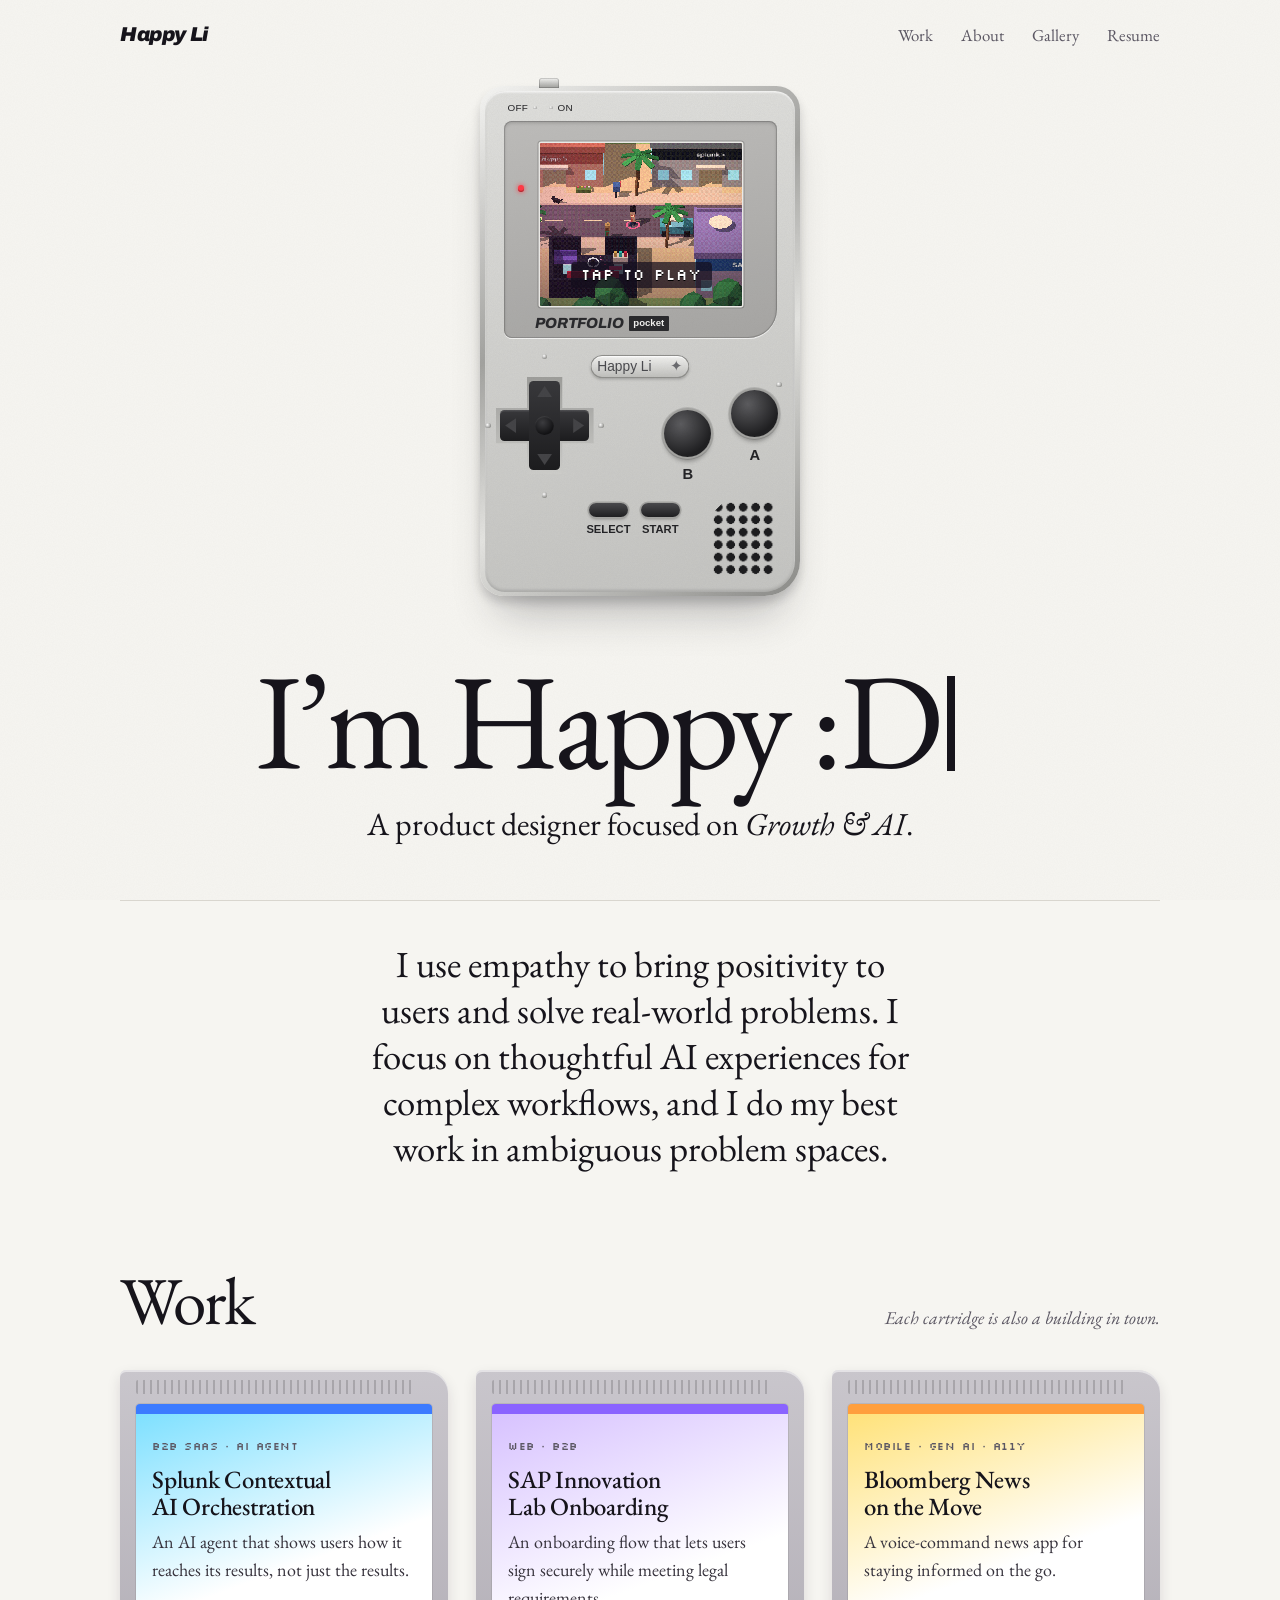
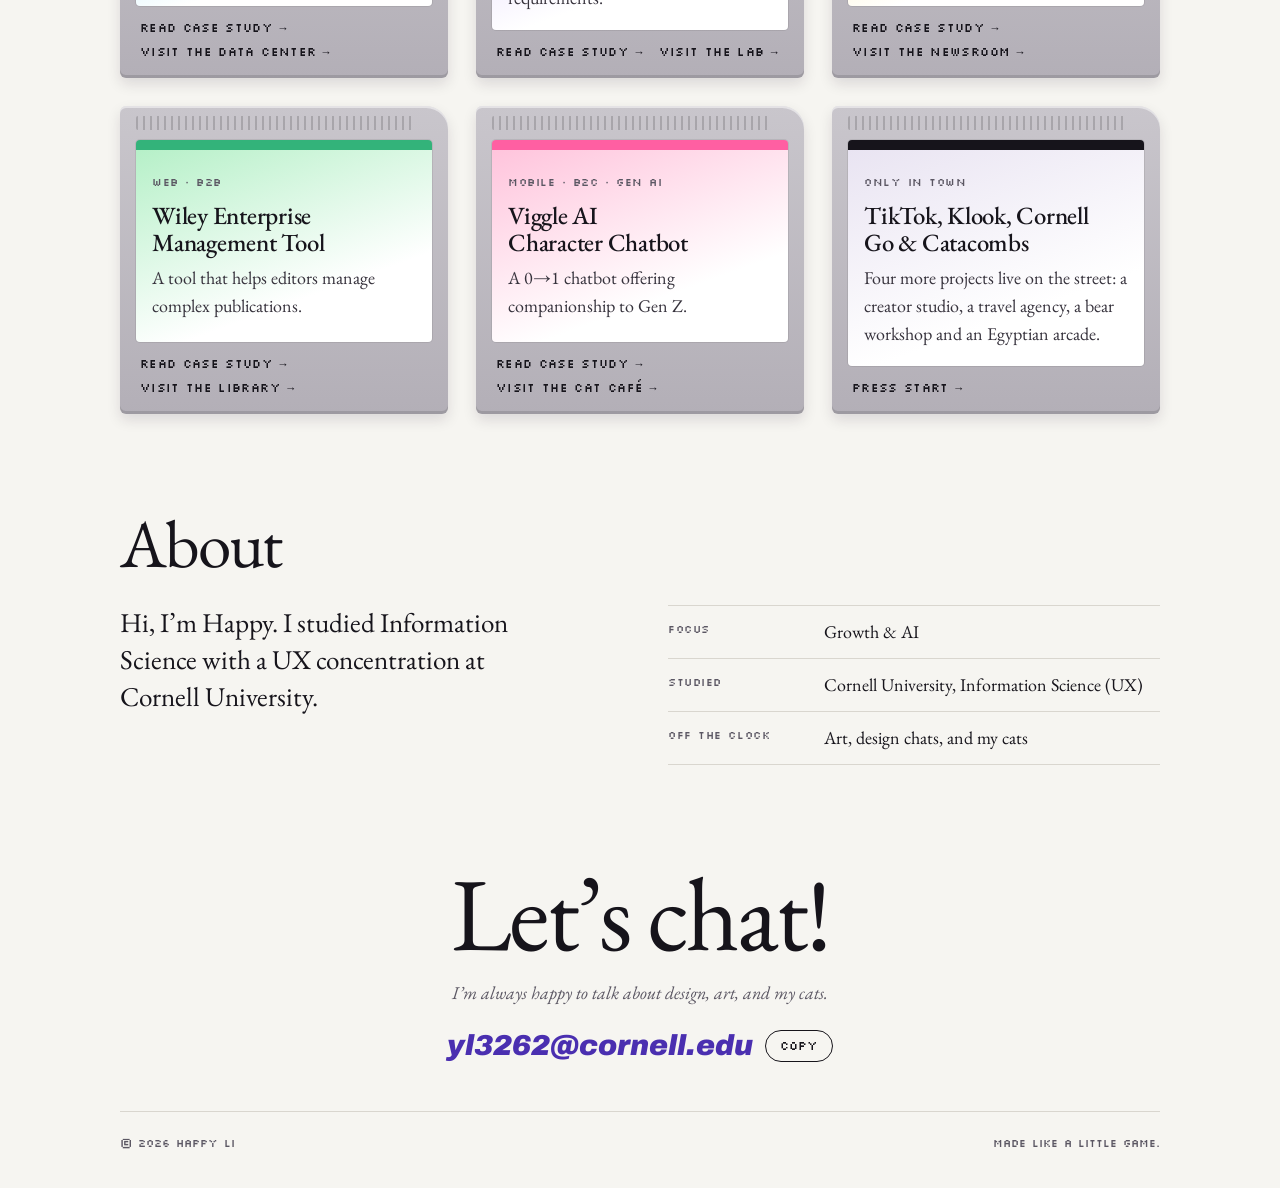
<file: index.html>
<!doctype html>
<html lang="en">
  <head>
    <meta charset="utf-8" />
    <meta name="viewport" content="width=device-width, initial-scale=1, viewport-fit=cover" />
    <title>Happy Li Design</title>
    <meta name="claude:viewport-fit-sides" content="cover" />
    <meta name="description" content="Happy Li is a product designer focused on Growth &amp; AI. Press start to explore the work as a little pixel town." />
    <link rel="preconnect" href="https://fonts.googleapis.com" />
    <link rel="preconnect" href="https://fonts.gstatic.com" crossorigin />
    <link href="https://fonts.googleapis.com/css2?family=Archivo:ital,wght@1,800;1,900&family=EB+Garamond:ital,wght@0,400;0,500;1,400&family=Silkscreen&display=swap" rel="stylesheet" />
    <link rel="stylesheet" href="landing.css" />
  </head>
  <body>
    <header class="top">
      <a class="mark" href="#top">Happy Li</a>
      <nav aria-label="Main">
        <a href="#work">Work</a>
        <a href="#about">About</a>
        <a href="https://happylidesign.com/gallery" target="_blank" rel="noopener">Gallery</a>
        <a href="https://happylidesign.com" target="_blank" rel="noopener">Resume</a>
      </nav>
    </header>

    <main id="top">
      <section class="hero" aria-labelledby="headline">
        <div class="stage">
          <div class="device" id="device">
            <span class="switch" aria-hidden="true"></span>
            <div class="power" aria-hidden="true"><span>OFF</span><i></i><i></i><span>ON</span></div>
            <div class="bezel">
              <span class="led" aria-hidden="true"></span>
              <div class="screen">
                <img class="screen-still" src="assets/town-preview.jpg" alt="" />
                <iframe class="screen-live" title="Preview of Happy’s Town" src="play.html#attract" tabindex="-1" aria-hidden="true" loading="lazy"></iframe>
                <button class="screen-start" id="start" type="button" aria-label="Play Happy’s Town">
                  <span class="blink">TAP TO PLAY</span>
                </button>
                <div class="boot" aria-hidden="true"><span>Happy Li ✦</span></div>
              </div>
              <p class="bezel-label" aria-hidden="true"><b>PORTFOLIO</b> <span>pocket</span></p>
            </div>
            <span class="nameplate" aria-hidden="true">Happy Li <em>✦</em></span>
            <div class="dpad" aria-hidden="true">
              <span class="well"></span><i class="h"></i><i class="v"></i><i class="hub"></i>
              <b class="up"></b><b class="down"></b><b class="left"></b><b class="right"></b>
              <s class="s1"></s><s class="s2"></s><s class="s3"></s><s class="s4"></s>
            </div>
            <s class="stud" aria-hidden="true"></s>
            <button class="round b" type="button" data-act="work" aria-label="Jump to work"><span>B</span></button>
            <button class="round a" type="button" data-act="play" aria-label="Play"><span>A</span></button>
            <button class="pill select" type="button" data-act="about" aria-label="Jump to about"><span>SELECT</span></button>
            <button class="pill start" type="button" data-act="play" aria-label="Start"><span>START</span></button>
            <span class="speaker" aria-hidden="true"></span>
          </div>
        </div>

        <h1 class="headline" id="headline">I’m Happy <span class="face" id="face" aria-hidden="true">:)</span></h1>
        <p class="kicker">A product designer focused on <em>Growth &amp; AI</em>.</p>
      </section>

      <section class="intro wrap" aria-label="Introduction">
        <p>
          I use empathy to bring positivity to users and solve real-world problems. I focus on thoughtful AI experiences
          for complex workflows, and I do my best work in ambiguous problem spaces.
        </p>
      </section>

      <section class="work wrap" id="work" aria-labelledby="work-title">
        <div class="section-head">
          <h2 id="work-title">Work</h2>
          <p>Each cartridge is also a building in town.</p>
        </div>
        <ul class="carts">
          <li class="cart" style="--label: #3c7bff; --label-2: #7ee0ff">
            <span class="cart-ridges" aria-hidden="true"></span>
            <div class="cart-label">
              <span class="cart-tags">B2B SAAS · AI AGENT</span>
              <h3>Splunk Contextual AI Orchestration</h3>
              <p>An AI agent that shows users how it reaches its results, not just the results.</p>
            </div>
            <div class="cart-links">
              <a href="https://happylidesign.com/splunk" target="_blank" rel="noopener">Read case study</a>
              <a href="play.html#splunk">Visit the data center</a>
            </div>
          </li>
          <li class="cart" style="--label: #8a63ff; --label-2: #d7c2ff">
            <span class="cart-ridges" aria-hidden="true"></span>
            <div class="cart-label">
              <span class="cart-tags">WEB · B2B</span>
              <h3>SAP Innovation Lab Onboarding</h3>
              <p>An onboarding flow that lets users sign securely while meeting legal requirements.</p>
            </div>
            <div class="cart-links">
              <a href="https://happylidesign.com" target="_blank" rel="noopener">Read case study</a>
              <a href="play.html#sap">Visit the lab</a>
            </div>
          </li>
          <li class="cart" style="--label: #ff9f3d; --label-2: #ffe27a">
            <span class="cart-ridges" aria-hidden="true"></span>
            <div class="cart-label">
              <span class="cart-tags">MOBILE · GEN AI · A11Y</span>
              <h3>Bloomberg News on the Move</h3>
              <p>A voice-command news app for staying informed on the go.</p>
            </div>
            <div class="cart-links">
              <a href="https://happylidesign.com/bloomberg" target="_blank" rel="noopener">Read case study</a>
              <a href="play.html#bloomberg">Visit the newsroom</a>
            </div>
          </li>
          <li class="cart" style="--label: #33b37a; --label-2: #b6f0c8">
            <span class="cart-ridges" aria-hidden="true"></span>
            <div class="cart-label">
              <span class="cart-tags">WEB · B2B</span>
              <h3>Wiley Enterprise Management Tool</h3>
              <p>A tool that helps editors manage complex publications.</p>
            </div>
            <div class="cart-links">
              <a href="https://happylidesign.com/wiley" target="_blank" rel="noopener">Read case study</a>
              <a href="play.html#wiley">Visit the library</a>
            </div>
          </li>
          <li class="cart" style="--label: #ff5fa2; --label-2: #ffc4dc">
            <span class="cart-ridges" aria-hidden="true"></span>
            <div class="cart-label">
              <span class="cart-tags">MOBILE · B2C · GEN AI</span>
              <h3>Viggle AI Character Chatbot</h3>
              <p>A 0→1 chatbot offering companionship to Gen Z.</p>
            </div>
            <div class="cart-links">
              <a href="https://happylidesign.com/humanice" target="_blank" rel="noopener">Read case study</a>
              <a href="play.html#viggle">Visit the cat café</a>
            </div>
          </li>
          <li class="cart cart-more" style="--label: #16141b; --label-2: #e9e4f2">
            <span class="cart-ridges" aria-hidden="true"></span>
            <div class="cart-label">
              <span class="cart-tags">ONLY IN TOWN</span>
              <h3>TikTok, Klook, Cornell Go &amp; Catacombs</h3>
              <p>Four more projects live on the street: a creator studio, a travel agency, a bear workshop and an Egyptian arcade.</p>
            </div>
            <div class="cart-links">
              <a href="play.html">Press start</a>
            </div>
          </li>
        </ul>
      </section>

      <section class="about wrap" id="about" aria-labelledby="about-title">
        <h2 id="about-title">About</h2>
        <div class="about-grid">
          <p class="about-lede">
            Hi, I’m Happy. I studied Information Science with a UX concentration at Cornell University.
          </p>
          <dl class="facts">
            <div><dt>Focus</dt><dd>Growth &amp; AI</dd></div>
            <div><dt>Studied</dt><dd>Cornell University, Information Science (UX)</dd></div>
            <div><dt>Off the clock</dt><dd>Art, design chats, and my cats</dd></div>
          </dl>
        </div>
      </section>

      <section class="contact wrap" id="contact" aria-labelledby="contact-title">
        <h2 id="contact-title">Let’s chat!</h2>
        <p>I’m always happy to talk about design, art, and my cats.</p>
        <div class="email-row">
          <a class="email" href="mailto:yl3262@cornell.edu">yl3262@cornell.edu</a>
          <button class="copy" type="button" id="copy-email">Copy</button>
        </div>
      </section>
    </main>

    <footer class="foot wrap">
      <span>© 2026 Happy Li</span>
      <span>Made like a little game.</span>
    </footer>

    <div class="zoom-veil" aria-hidden="true"></div>
    <script src="landing.js"></script>
  </body>
</html>
</file>
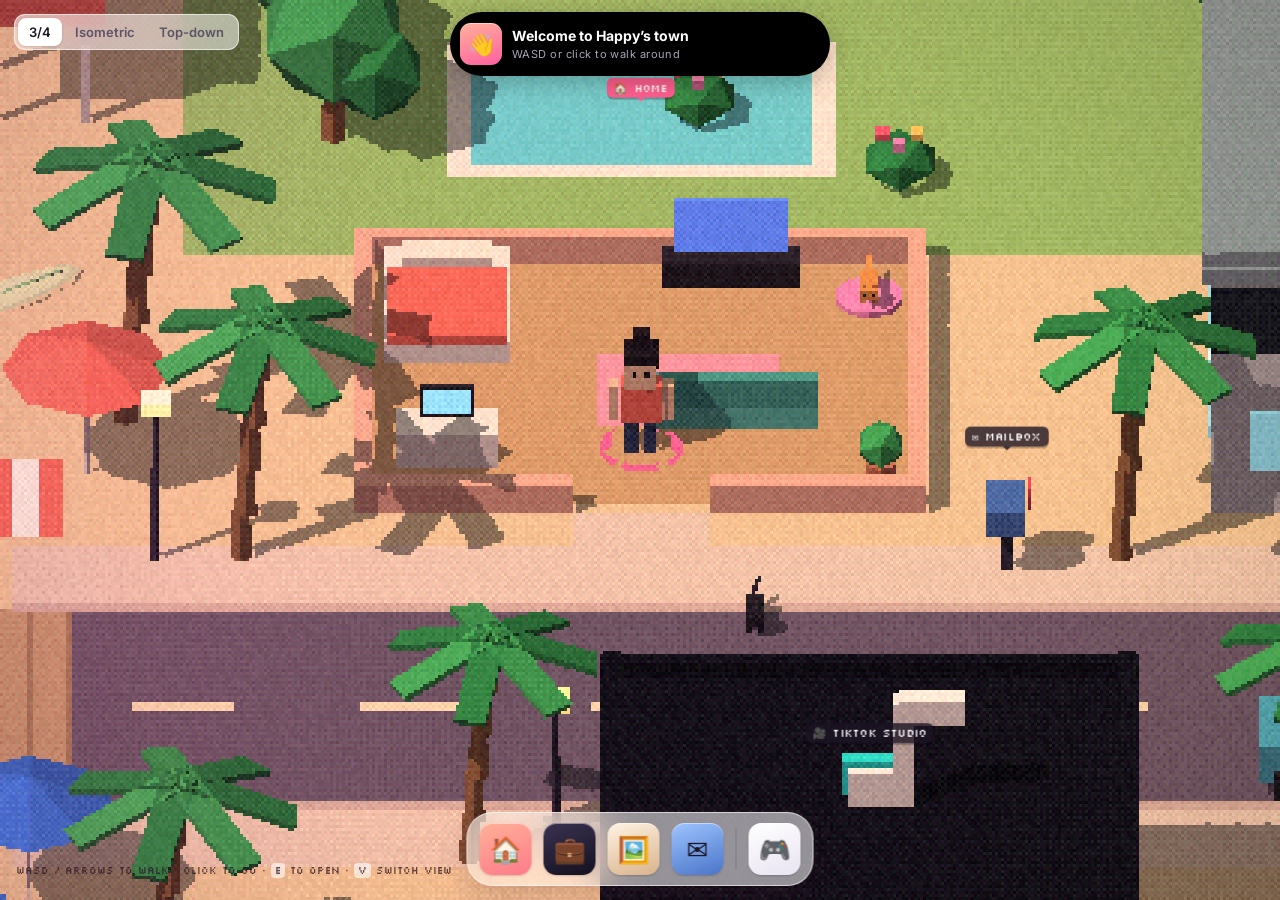
<file: play.html>
<!doctype html>
<html lang="en">
  <head>
    <meta charset="utf-8" />
    <meta name="viewport" content="width=device-width, initial-scale=1, viewport-fit=cover" />
    <title>Happy’s Town</title>
    <meta name="description" content="Walk around Happy Li’s town to explore design case studies." />
    <link rel="preconnect" href="https://fonts.googleapis.com" />
    <link rel="preconnect" href="https://fonts.gstatic.com" crossorigin />
    <link href="https://fonts.googleapis.com/css2?family=Silkscreen&family=Inter:wght@400;600;700&display=swap" rel="stylesheet" />
    <link rel="stylesheet" href="style.css" />
  </head>
  <body>
    <canvas id="scene" aria-label="Happy Li’s town. Use the Dock below to navigate without walking."></canvas>
    <div id="ui"></div>
    <noscript><p class="noscript">This portfolio needs JavaScript. Visit <a href="https://happylidesign.com">happylidesign.com</a>.</p></noscript>
    <script type="module" src="src/main.js"></script>
  </body>
</html>
</file>
<file: landing.css>
/* Layout: one centered column like a 90s print ad. The handheld is the hero; the headline and kicker
   stack beneath it the way "Techno color. / Different." does on the poster.
   One deliberate light look: printed paper, so there is no dark variant. */
:root {
  --paper: #f6f5f1;
  --paper-2: #ecebe5;
  --ink: #16141b;
  --ink-2: #5b5763;
  --rule: #d9d6cf;
  --c1: #e5245f; /* berry */
  --c2: #1d8ed6; /* teal */
  --c3: #8cc21f; /* kiwi */
  --c4: #f6b519; /* dandelion */
  --c5: #4a2fb0; /* grape */
  --display: 'EB Garamond', Garamond, 'Times New Roman', serif;
  --logo: 'Archivo', 'Arial Black', Helvetica, sans-serif;
  --pixel: 'Silkscreen', ui-monospace, monospace;
  color-scheme: light;
}

* { box-sizing: border-box; }
html { scroll-behavior: smooth; }
body {
  margin: 0;
  background: var(--paper);
  color: var(--ink);
  font: 400 1.125rem/1.55 var(--display);
  padding-left: max(16px, env(safe-area-inset-left, 0px));
  padding-right: max(16px, env(safe-area-inset-right, 0px));
  overflow-x: hidden;
}
/* faint paper grain */
body::after {
  content: '';
  position: fixed;
  inset: 0;
  pointer-events: none;
  opacity: 0.35;
  mix-blend-mode: multiply;
  background-image: url("data:image/svg+xml,%3Csvg xmlns='http://www.w3.org/2000/svg' width='160' height='160'%3E%3Cfilter id='n'%3E%3CfeTurbulence type='fractalNoise' baseFrequency='.9' numOctaves='2' stitchTiles='stitch'/%3E%3CfeColorMatrix values='0 0 0 0 0.5 0 0 0 0 0.48 0 0 0 0 0.45 0 0 0 .18 0'/%3E%3C/filter%3E%3Crect width='100%25' height='100%25' filter='url(%23n)'/%3E%3C/svg%3E");
}
a { color: inherit; }
:focus-visible { outline: 3px solid var(--c2); outline-offset: 3px; border-radius: 4px; }
.wrap { max-width: 1040px; margin-inline: auto; }

/* ---------- top bar ---------- */
.top {
  max-width: 1040px;
  margin: 0 auto;
  display: flex;
  align-items: baseline;
  justify-content: space-between;
  gap: 16px;
  padding-block: 22px 0;
}
.mark { font: italic 900 1.25rem/1 var(--logo); text-decoration: none; letter-spacing: -0.02em; }
.top nav { display: flex; gap: clamp(14px, 3vw, 28px); flex-wrap: wrap; }
.top nav a { text-decoration: none; font-size: 1.05rem; color: var(--ink-2); }
.top nav a:hover { color: var(--ink); text-decoration: underline; text-underline-offset: 4px; }

/* ---------- hero ---------- */
.hero { display: flex; flex-direction: column; align-items: center; text-align: center; padding-block: 24px 56px; }
.stage { width: min(76vw, 320px, calc((100vh - 200px) * 0.627)); min-width: 230px; container-type: inline-size; margin-top: 14px; }

/* The handheld: brushed silver Pocket. Every measurement is in cqw (percent of the device width). */
.device {
  position: relative;
  width: 100%;
  aspect-ratio: 815 / 1300;
  border-radius: 7.4cqw 7.4cqw 11cqw 7.4cqw;
  background: linear-gradient(145deg, #f6f6f4, #a2a29f 38%, #e4e4e1 62%, #8b8b88);
  box-shadow: 0 2cqw 3cqw rgba(30, 30, 35, 0.18), 0 10cqw 14cqw -6cqw rgba(30, 30, 35, 0.3);
  color: #232326;
  transition: transform 0.9s cubic-bezier(0.6, 0, 0.2, 1);
}
.device::before {
  /* the brushed face, set inside the polished rim */
  content: '';
  position: absolute;
  inset: 1.5cqw;
  border-radius: 6.2cqw 6.2cqw 9.8cqw 6.2cqw;
  background:
    url("data:image/svg+xml,%3Csvg xmlns='http://www.w3.org/2000/svg' width='140' height='140'%3E%3Cfilter id='n'%3E%3CfeTurbulence type='fractalNoise' baseFrequency='1.1' numOctaves='2'/%3E%3CfeColorMatrix values='0 0 0 0 0.5 0 0 0 0 0.5 0 0 0 0 0.5 0 0 0 .22 0'/%3E%3C/filter%3E%3Crect width='100%25' height='100%25' filter='url(%23n)'/%3E%3C/svg%3E"),
    linear-gradient(172deg, #e2e2df, #d2d2cf 50%, #c5c5c2);
  box-shadow: inset 0 0.5cqw 0.6cqw rgba(255, 255, 255, 0.75), inset 0 -0.6cqw 1cqw rgba(0, 0, 0, 0.14);
}
.switch {
  position: absolute;
  top: -2.6cqw;
  left: 18.4cqw;
  width: 6.4cqw;
  height: 3.2cqw;
  border-radius: 1cqw 1cqw 0 0;
  background: linear-gradient(180deg, #f4f4f2, #9d9d9a);
  box-shadow: inset 0 0 0 0.25cqw rgba(0, 0, 0, 0.22);
}
.power {
  position: absolute;
  top: 5.2cqw;
  left: 8.6cqw;
  display: flex;
  align-items: center;
  gap: 1.6cqw;
  font: 500 3.1cqw/1 Helvetica, Arial, sans-serif;
  letter-spacing: 0.03em;
}
.power i { width: 1.1cqw; height: 1.1cqw; border-radius: 50%; background: radial-gradient(circle at 40% 35%, #fff, #8a8a87); }
.power i + i { margin-left: 2.2cqw; }

.bezel {
  position: absolute;
  left: 7.4cqw;
  top: 11cqw;
  width: 85.3cqw;
  height: 67.7cqw;
  border-radius: 2.4cqw 2.4cqw 9cqw 2.4cqw;
  background: linear-gradient(172deg, #bdbcba, #a6a5a3);
  box-shadow: inset 0 0 0 0.35cqw rgba(0, 0, 0, 0.16), inset 0 0.6cqw 1.2cqw rgba(0, 0, 0, 0.18), 0 0.35cqw 0 rgba(255, 255, 255, 0.7);
}
.led {
  position: absolute;
  left: 4.4cqw;
  top: 20cqw;
  width: 2cqw;
  height: 2cqw;
  border-radius: 50%;
  background: #ff3a46;
  box-shadow: 0 0 1.6cqw #ff3a46, inset 0 -0.4cqw 0 rgba(0, 0, 0, 0.3);
}
.screen {
  position: absolute;
  left: 11.3cqw;
  top: 6.7cqw;
  width: 63.3cqw;
  height: 51.2cqw;
  overflow: hidden;
  background: #cfd3c8;
  border-radius: 0.4cqw;
  box-shadow: 0 0 0 0.45cqw #ecebe8, 0 0 0 0.8cqw rgba(0, 0, 0, 0.18);
  isolation: isolate;
}
.screen-still,
.screen-live {
  position: absolute;
  inset: 0;
  width: 100%;
  height: 100%;
  object-fit: cover;
  border: 0;
  image-rendering: pixelated;
}
.screen-live {
  /* render the town at a comfortable size, then shrink it into the little screen */
  width: 640px;
  height: 518px;
  transform-origin: 0 0;
  transform: scale(var(--fit, 0.35));
  pointer-events: none;
  opacity: 0;
  transition: opacity 0.6s;
}
.screen-live.ready { opacity: 1; }
.screen-start {
  position: absolute;
  inset: 0;
  border: 0;
  padding: 0 0 9%;
  display: flex;
  flex-direction: column;
  align-items: center;
  justify-content: flex-end;
  cursor: pointer;
  color: #fff;
  background: linear-gradient(180deg, rgba(20, 14, 30, 0) 50%, rgba(20, 14, 30, 0.4) 100%);
  font-family: var(--pixel);
  z-index: 2;
}
.screen-start:focus-visible { outline: 0.8cqw solid #fff; outline-offset: -0.8cqw; }
.blink {
  font-size: 4.6cqw;
  letter-spacing: 0.06em;
  padding: 1.2cqw 3.2cqw;
  background: rgba(20, 14, 30, 0.72);
  border-radius: 1.2cqw;
  text-shadow: 0 0.4cqw 0 #000;
  animation: blink 1.1s steps(1) infinite;
}
@keyframes blink { 50% { opacity: 0; } }

/* boot screen shown on start: the name drops in like an old handheld */
.boot {
  position: absolute;
  inset: 0;
  z-index: 3;
  display: grid;
  place-items: center;
  background: #e9eee0;
  opacity: 0;
  pointer-events: none;
}
.boot span { font: 500 8cqw/1 Helvetica, Arial, sans-serif; color: #2b3a7a; letter-spacing: -0.01em; transform: translateY(-40cqw); }
.booting .boot { opacity: 1; transition: opacity 0.15s; }
.booting .boot span { transform: translateY(0); transition: transform 0.9s steps(12); }

.bezel-label {
  position: absolute;
  left: 9.8cqw;
  bottom: 2.2cqw;
  margin: 0;
  display: flex;
  align-items: center;
  gap: 1.6cqw;
}
.bezel-label b { font: italic 800 4.6cqw/1 var(--logo); letter-spacing: -0.01em; color: #2a2a2d; }
.bezel-label span {
  font: 700 3cqw/1 Helvetica, Arial, sans-serif;
  padding: 0.6cqw 1.4cqw 0.9cqw;
  background: #2a2a2d;
  color: #f2f2f0;
  border-radius: 0.3cqw;
}

/* raised metal nameplate where the maker's logo would be */
.nameplate {
  position: absolute;
  top: 84cqw;
  left: 50%;
  transform: translateX(-50%);
  width: 31cqw;
  height: 7.4cqw;
  display: grid;
  place-items: center;
  grid-auto-flow: column;
  gap: 1.4cqw;
  border-radius: 99cqw;
  background: linear-gradient(180deg, #f3f3f1, #bdbdba);
  box-shadow: inset 0 0 0 0.35cqw #8f8f8c, inset 0 0.7cqw 0 rgba(255, 255, 255, 0.85), 0 0.5cqw 0.8cqw rgba(0, 0, 0, 0.2);
  font: 500 4.3cqw/1 Helvetica, Arial, sans-serif;
  color: #4a4a4e;
  white-space: nowrap;
}
.nameplate em { font-style: normal; font-size: 4.6cqw; color: #6a6a6e; }

.dpad { position: absolute; left: 6.2cqw; top: 92.1cqw; width: 28cqw; height: 28cqw; }
.dpad .well {
  position: absolute;
  inset: -1.3cqw;
  background: linear-gradient(180deg, #9d9d9a, #cdcdca);
  clip-path: polygon(32% 0, 68% 0, 68% 32%, 100% 32%, 100% 68%, 68% 68%, 68% 100%, 32% 100%, 32% 68%, 0 68%, 0 32%, 32% 32%);
}
.dpad i { position: absolute; background: linear-gradient(180deg, #38383b, #1c1c1e); border-radius: 1.4cqw; box-shadow: inset 0 0.5cqw 0 rgba(255, 255, 255, 0.1); }
.dpad .h { left: 0; right: 0; top: 33%; height: 34%; }
.dpad .v { top: 0; bottom: 0; left: 33%; width: 34%; box-shadow: none; }
.dpad .hub { left: 39%; top: 39%; width: 22%; height: 22%; border-radius: 50%; background: radial-gradient(circle at 40% 35%, #3c3c3f, #121214 70%); box-shadow: inset 0 0.3cqw 0.4cqw rgba(255, 255, 255, 0.12); }
.dpad b { position: absolute; width: 4.6cqw; height: 3.4cqw; background: #444447; }
.dpad .up { left: 41.8%; top: 6%; clip-path: polygon(50% 0, 100% 100%, 0 100%); }
.dpad .down { left: 41.8%; bottom: 6%; clip-path: polygon(0 0, 100% 0, 50% 100%); }
.dpad .left { width: 3.4cqw; height: 4.6cqw; top: 41.8%; left: 6%; clip-path: polygon(0 50%, 100% 0, 100% 100%); }
.dpad .right { width: 3.4cqw; height: 4.6cqw; top: 41.8%; right: 6%; clip-path: polygon(0 0, 100% 50%, 0 100%); }
.dpad s,
.stud { position: absolute; width: 1.7cqw; height: 1.7cqw; border-radius: 50%; background: radial-gradient(circle at 40% 35%, #fff, #8d8d8a 75%); }
.dpad .s1 { left: calc(50% - 0.85cqw); top: -8.5cqw; }
.dpad .s2 { left: calc(50% - 0.85cqw); bottom: -8.5cqw; }
.dpad .s3 { top: calc(50% - 0.85cqw); left: -4.5cqw; }
.dpad .s4 { top: calc(50% - 0.85cqw); right: -4.5cqw; }
.stud { left: 92.6cqw; top: 92.4cqw; }

.round,
.pill {
  position: absolute;
  border: 0;
  padding: 0;
  cursor: pointer;
  background: none;
  color: inherit;
}
.round { width: 14.7cqw; height: 14.7cqw; }
.round::before {
  content: '';
  position: absolute;
  inset: 0;
  border-radius: 50%;
  background: radial-gradient(circle at 36% 30%, #5c5c5f, #1f1f21 70%);
  box-shadow: 0 0 0 0.6cqw #a3a3a0, 0 0 0 0.9cqw rgba(0, 0, 0, 0.12), 0 1.4cqw 1.4cqw rgba(0, 0, 0, 0.3);
  transition: transform 0.08s;
}
.round span { position: absolute; left: 50%; top: calc(100% + 3.2cqw); transform: translateX(-50%); font: 700 4.6cqw/1 Helvetica, Arial, sans-serif; }
.round.b { left: 57.6cqw; top: 101.2cqw; }
.round.a { left: 78.5cqw; top: 95.1cqw; }
.round:active::before,
.round.pressed::before { transform: translateY(0.6cqw); }

.pill { width: 12.3cqw; height: 4.5cqw; }
.pill::before {
  content: '';
  position: absolute;
  inset: 0;
  border-radius: 99cqw;
  background: linear-gradient(180deg, #4a4a4d, #1f1f21);
  box-shadow: 0 0 0 0.5cqw #a3a3a0, 0 0.8cqw 0.8cqw rgba(0, 0, 0, 0.25);
  transition: transform 0.08s;
}
.pill span { position: absolute; left: 50%; top: calc(100% + 2.2cqw); transform: translateX(-50%); font: 700 3.5cqw/1 Helvetica, Arial, sans-serif; }
.pill.select { left: 34cqw; top: 130.2cqw; }
.pill.start { left: 50.2cqw; top: 130.2cqw; }
.pill:active::before,
.pill.pressed::before { transform: translateY(0.4cqw); }

.speaker {
  position: absolute;
  left: 72.6cqw;
  top: 129.6cqw;
  width: 19.5cqw;
  height: 23.4cqw;
  background-image: radial-gradient(circle, #1d1d1f 0 1.25cqw, rgba(0, 0, 0, 0.12) 1.35cqw, transparent 1.6cqw);
  background-size: 3.9cqw 3.9cqw;
  -webkit-mask-image: linear-gradient(135deg, transparent 9%, #000 9.5%);
  mask-image: linear-gradient(135deg, transparent 9%, #000 9.5%);
}

/* ---------- headline ---------- */
.headline {
  margin: clamp(36px, 6vw, 60px) 0 0;
  font: 400 clamp(3.4rem, 11vw, 8.5rem)/0.95 var(--display);
  letter-spacing: -0.035em;
  white-space: nowrap;
}
/* the emoticon swaps; a fixed box keeps the line from jumping */
.face { display: inline-block; width: 3.3ch; text-align: left; letter-spacing: -0.02em; }
.face::after {
  content: '';
  display: inline-block;
  width: 0.06em;
  height: 0.7em;
  margin-left: 0.04em;
  background: currentColor;
  vertical-align: -0.02em;
  animation: blink 1s steps(1) infinite;
}
.kicker { margin: 18px 0 0; font: 400 clamp(1.3rem, 3vw, 2rem)/1.25 var(--display); text-wrap: balance; }
.kicker em { font-style: italic; }

/* ---------- sections ---------- */
.intro { padding-block: 40px 24px; border-top: 1px solid var(--rule); }
.intro p { margin: 0 auto; max-width: 30ch; font: 400 clamp(1.5rem, 3.4vw, 2.3rem)/1.25 var(--display); text-align: center; text-wrap: balance; }

h2 { margin: 0; font: 400 clamp(2.6rem, 6vw, 4.2rem)/1 var(--display); letter-spacing: -0.03em; }
.section-head { display: flex; flex-wrap: wrap; align-items: baseline; justify-content: space-between; gap: 8px 24px; }
.section-head p { margin: 0; color: var(--ink-2); font-style: italic; }
.work { padding-block: 72px 24px; }

/* Each project is a cartridge: grey plastic, ridged top, colored sticker label. */
.carts { list-style: none; margin: 36px 0 0; padding: 0; display: grid; gap: 28px; grid-template-columns: repeat(auto-fill, minmax(min(100%, 300px), 1fr)); }
.cart {
  position: relative;
  display: flex;
  flex-direction: column;
  gap: 14px;
  padding: 34px 16px 18px;
  min-width: 0;
  background: linear-gradient(180deg, #c9c6cc, #b3afb7);
  border-radius: 6px 22px 6px 6px;
  box-shadow: inset 0 2px 0 rgba(255, 255, 255, 0.5), inset 0 -3px 0 rgba(0, 0, 0, 0.12), 0 6px 14px rgba(30, 20, 40, 0.12);
}
.cart-ridges {
  position: absolute;
  left: 16px;
  right: 34px;
  top: 10px;
  height: 14px;
  background: repeating-linear-gradient(90deg, rgba(0, 0, 0, 0.16) 0 2px, transparent 2px 7px);
  border-radius: 2px;
}
.cart-label {
  flex: 1;
  padding: 16px 16px 18px;
  border-radius: 4px;
  background: linear-gradient(160deg, var(--label-2), #fff 70%);
  border-top: 10px solid var(--label);
  box-shadow: 0 0 0 1px rgba(0, 0, 0, 0.08);
}
.cart-tags { font: 400 0.68rem/1.3 var(--pixel); letter-spacing: 0.05em; color: var(--ink-2); }
.cart h3 { margin: 8px 0 8px; font: 500 1.55rem/1.1 var(--display); letter-spacing: -0.01em; text-wrap: balance; }
.cart p { margin: 0; color: #36323c; }
.cart-links { display: flex; flex-wrap: wrap; gap: 8px 16px; padding-inline: 4px; }
.cart-links a { font: 400 0.72rem/1.4 var(--pixel); letter-spacing: 0.03em; text-decoration: none; color: var(--ink); }
.cart-links a::after { content: ' →'; }
.cart-links a:hover { text-decoration: underline; }

.about { padding-block: 72px 24px; }
.about-grid { margin-top: 28px; display: grid; gap: 28px 56px; grid-template-columns: repeat(auto-fit, minmax(min(100%, 320px), 1fr)); }
.about-lede { margin: 0; font-size: clamp(1.3rem, 2.6vw, 1.7rem); line-height: 1.35; max-width: 32ch; }
.facts { margin: 0; display: grid; gap: 0; }
.facts div { display: grid; grid-template-columns: 9rem 1fr; gap: 12px; padding-block: 12px; border-top: 1px solid var(--rule); }
.facts div:last-child { border-bottom: 1px solid var(--rule); }
.facts dt { font: 400 0.7rem/1.9 var(--pixel); letter-spacing: 0.05em; color: var(--ink-2); }
.facts dd { margin: 0; min-width: 0; }

.contact { padding-block: 72px 48px; text-align: center; }
.contact h2 { font-size: clamp(3rem, 9vw, 6.5rem); }
.contact p { margin: 14px 0 0; color: var(--ink-2); font-style: italic; }
.email-row { margin-top: 22px; display: flex; flex-wrap: wrap; justify-content: center; align-items: center; gap: 12px; }
.email { font: italic 900 clamp(1.1rem, 3.4vw, 1.8rem)/1.2 var(--logo); color: var(--c5); text-decoration: none; word-break: break-all; user-select: all; }
.copy { font: 400 0.72rem/1 var(--pixel); padding: 9px 14px; border-radius: 99px; border: 1.5px solid var(--ink); background: transparent; color: var(--ink); cursor: pointer; }
.copy:hover { background: var(--ink); color: var(--paper); }

.foot { display: flex; flex-wrap: wrap; justify-content: space-between; gap: 8px; padding-block: 24px 36px; border-top: 1px solid var(--rule); font: 400 0.68rem/1.4 var(--pixel); color: var(--ink-2); }

/* ---------- start transition ---------- */
.zoom-veil { position: fixed; inset: 0; background: #e8f0d8; opacity: 0; pointer-events: none; transition: opacity 0.35s 0.75s; z-index: 10; }
.launching .zoom-veil { opacity: 1; }
.launching .top,
.launching .hero > :not(.stage),
.launching main > :not(.hero),
.launching .foot { opacity: 0; transition: opacity 0.3s; }

@media (max-width: 560px) {
  .top nav a { font-size: 0.95rem; }
  .facts div { grid-template-columns: 1fr; gap: 2px; }
}
@media (prefers-reduced-motion: reduce) {
  .blink { animation: none; }
  .device, .zoom-veil { transition: none; }
  .face::after { animation: none; }
  html { scroll-behavior: auto; }
}
</file>
<file: style.css>
:root {
  --glass: rgba(255, 255, 255, 0.55);
  --glass-border: rgba(255, 255, 255, 0.6);
  --ink: #1c1724;
  --ink-2: #5d5468;
  --sheet: #fbf8f5;
  --accent: #ff5f8f;
  --ui: 'Inter', -apple-system, BlinkMacSystemFont, 'SF Pro Text', system-ui, sans-serif;
  --pixel: 'Silkscreen', ui-monospace, monospace;
  --safe-b: env(safe-area-inset-bottom, 0px);
}

* { box-sizing: border-box; }
html, body { margin: 0; height: 100%; overflow: hidden; background: #f1d2a6; color: var(--ink); font-family: var(--ui); }
button { font: inherit; color: inherit; }
#scene { position: fixed; inset: 0; width: 100%; height: 100%; display: block; image-rendering: pixelated; touch-action: none; }
#ui { position: fixed; inset: 0; pointer-events: none; }
#ui > * { pointer-events: auto; }
#ui > .labels { pointer-events: none; }
.attract #ui { display: none; }

/* ---------- map labels ---------- */
.label {
  position: absolute; left: 0; top: 0; white-space: nowrap;
  font: 11px/1 var(--pixel); color: #fff; letter-spacing: 0.02em;
  padding: 5px 7px 4px; border-radius: 6px; background: rgba(28, 20, 36, 0.78);
  box-shadow: 0 2px 0 rgba(0, 0, 0, 0.25); will-change: transform;
}
.label::after {
  content: ''; position: absolute; left: 50%; bottom: -4px; margin-left: -4px;
  border: 4px solid transparent; border-bottom: 0; border-top-color: rgba(28, 20, 36, 0.78);
}
.label.near { background: var(--accent); }
.label.near::after { border-top-color: var(--accent); }

/* ---------- view switch (segmented control) ---------- */
.view-switch {
  position: absolute; top: 14px; left: 14px; display: flex; padding: 3px; gap: 2px;
  border-radius: 11px; background: var(--glass); border: 1px solid var(--glass-border);
  backdrop-filter: blur(18px) saturate(1.6); -webkit-backdrop-filter: blur(18px) saturate(1.6);
}
.view-switch button {
  border: 0; background: none; padding: 6px 11px; border-radius: 8px; font-size: 13px; font-weight: 600;
  color: var(--ink-2); cursor: pointer;
}
.view-switch button.on { background: #fff; color: var(--ink); box-shadow: 0 1px 3px rgba(0, 0, 0, 0.14); }

/* ---------- dynamic island ---------- */
.island {
  position: absolute; top: 12px; left: 50%; transform: translateX(-50%);
  width: 124px; height: 36px; border-radius: 22px; border: 0; padding: 0;
  background: #000; color: #fff; overflow: hidden; cursor: default;
  transition: width 0.45s cubic-bezier(0.32, 1.25, 0.5, 1), height 0.45s cubic-bezier(0.32, 1.25, 0.5, 1), border-radius 0.45s;
  box-shadow: 0 6px 24px rgba(0, 0, 0, 0.25);
}
.island-compact { position: absolute; inset: 0; display: flex; align-items: center; justify-content: flex-end; padding-right: 14px; transition: opacity 0.2s; }
.island-dot { width: 8px; height: 8px; border-radius: 50%; background: #1d1d26; box-shadow: inset 0 0 0 2px #2c2c3a; }
.island-full {
  position: absolute; inset: 0; display: flex; align-items: center; gap: 10px; padding: 0 10px 0 10px;
  opacity: 0; transition: opacity 0.2s; text-align: left;
}
.island.expanded { width: min(380px, calc(100vw - 24px)); height: 64px; border-radius: 32px; cursor: pointer; }
.island.expanded .island-compact { opacity: 0; }
.island.expanded .island-full { opacity: 1; transition-delay: 0.15s; }
.island-text { display: flex; flex-direction: column; gap: 3px; min-width: 0; flex: 1; }
.island-text b { font-size: 14px; white-space: nowrap; overflow: hidden; text-overflow: ellipsis; }
.island-text small { font-size: 11px; color: #a9a3b4; letter-spacing: 0.04em; white-space: nowrap; overflow: hidden; text-overflow: ellipsis; }
.island-open { background: var(--accent); color: #fff; font-weight: 700; font-size: 13px; padding: 8px 14px; border-radius: 18px; }

/* ---------- app tiles ---------- */
.tile {
  display: grid; place-items: center; width: 52px; height: 52px; border-radius: 13px; font-size: 26px; flex: none;
  background: linear-gradient(160deg, var(--a), var(--b));
  box-shadow: inset 0 1px 0 rgba(255, 255, 255, 0.45), 0 1px 2px rgba(0, 0, 0, 0.18);
}
.tile.small { width: 42px; height: 42px; border-radius: 11px; font-size: 21px; }

/* ---------- dock ---------- */
.dock {
  position: absolute; left: 50%; bottom: calc(14px + var(--safe-b)); transform: translateX(-50%);
  display: flex; align-items: center; gap: 12px; padding: 10px 12px; border-radius: 26px;
  background: var(--glass); border: 1px solid var(--glass-border);
  backdrop-filter: blur(22px) saturate(1.7); -webkit-backdrop-filter: blur(22px) saturate(1.7);
  box-shadow: 0 10px 30px rgba(60, 20, 50, 0.22);
  transition: transform 0.35s cubic-bezier(0.32, 0.72, 0, 1), opacity 0.3s;
}
.sheet-open .dock { transform: translate(-50%, 140%); opacity: 0; }
.app { position: relative; border: 0; background: none; padding: 0; cursor: pointer; text-decoration: none; transition: transform 0.2s cubic-bezier(0.3, 1.6, 0.5, 1); }
.app:hover { transform: translateY(-6px) scale(1.08); }
.app:active { transform: scale(0.92); }
.app:focus-visible { outline: 3px solid var(--accent); outline-offset: 3px; border-radius: 14px; }
.tip {
  position: absolute; bottom: calc(100% + 12px); left: 50%; transform: translateX(-50%) translateY(4px);
  font-size: 12px; font-weight: 600; white-space: nowrap; padding: 4px 8px; border-radius: 7px;
  background: rgba(28, 20, 36, 0.85); color: #fff; opacity: 0; pointer-events: none; transition: 0.15s;
}
.app:hover .tip, .app:focus-visible .tip { opacity: 1; transform: translateX(-50%); }
.dock-sep { width: 1px; height: 40px; background: rgba(28, 20, 36, 0.18); }

.hint {
  position: absolute; left: 16px; bottom: calc(22px + var(--safe-b)); margin: 0;
  font: 10px/1.4 var(--pixel); color: rgba(40, 20, 40, 0.75); pointer-events: none !important;
}
.hint kbd { font: inherit; padding: 1px 4px; border-radius: 4px; background: rgba(255, 255, 255, 0.6); }

/* ---------- bottom sheet ---------- */
.sheet-backdrop { position: absolute; inset: 0; background: #1c1024; opacity: 0; pointer-events: none !important; transition: opacity 0.35s; }
.sheet-open .sheet-backdrop { pointer-events: auto !important; }
.sheet {
  --y: 100vh;
  position: absolute; left: 50%; bottom: 0; width: min(640px, 100%); height: calc(100% - 56px);
  transform: translateX(-50%) translateY(var(--y));
  background: var(--sheet); border-radius: 22px 22px 0 0; box-shadow: 0 -10px 40px rgba(40, 10, 40, 0.25);
  display: flex; flex-direction: column; touch-action: none;
}
.sheet.animating { transition: transform 0.45s cubic-bezier(0.32, 0.72, 0, 1); }
.sheet-handle { position: relative; height: 26px; flex: none; cursor: grab; display: grid; place-items: center; }
.grabber { width: 38px; height: 5px; border-radius: 3px; background: #d5ccd8; }
.sheet-close {
  position: absolute; right: 14px; top: 12px; width: 30px; height: 30px; border-radius: 50%; border: 0;
  background: #ece6ee; color: #6d6276; font-size: 13px; font-weight: 700; cursor: pointer; z-index: 2;
}
.sheet-body { flex: 1; overflow-y: auto; padding: 4px 24px calc(40px + var(--safe-b)); touch-action: pan-y; overscroll-behavior: contain; }
.hero {
  height: 170px; border-radius: 16px; display: grid; place-items: center; font-size: 64px; cursor: grab;
  background: linear-gradient(140deg, var(--a), var(--b)); margin: 6px 0 18px;
  box-shadow: inset 0 1px 0 rgba(255, 255, 255, 0.4);
}
.sheet h2 { font-size: 26px; line-height: 1.2; margin: 0 0 10px; letter-spacing: -0.01em; }
.sheet h3 { font-size: 13px; text-transform: uppercase; letter-spacing: 0.08em; color: var(--ink-2); margin: 24px 0 6px; }
.sheet p { margin: 0; line-height: 1.55; color: #3a3242; }
.sheet .lede { font-size: 17px; color: var(--ink); }
.chips { display: flex; flex-wrap: wrap; gap: 6px; margin-bottom: 14px; }
.chips span { font: 10px/1 var(--pixel); padding: 6px 8px 5px; border-radius: 6px; background: #efe7f0; color: #5d5468; }
.cta {
  display: inline-block; margin-top: 28px; padding: 13px 20px; border-radius: 14px; background: var(--ink); color: #fff;
  text-decoration: none; font-weight: 700;
}
.cta:hover { background: var(--accent); }
.cards { list-style: none; padding: 0; margin: 18px 0 0; display: grid; gap: 10px; }
.card {
  width: 100%; display: flex; align-items: center; gap: 14px; text-align: left; padding: 10px 14px 10px 10px;
  border-radius: 16px; border: 0; background: #fff; box-shadow: 0 1px 3px rgba(40, 20, 40, 0.1); cursor: pointer;
}
.card:hover { box-shadow: 0 4px 14px rgba(40, 20, 40, 0.14); }
.card > span:nth-child(2) { display: flex; flex-direction: column; gap: 4px; flex: 1; min-width: 0; }
.card small { font: 10px/1.2 var(--pixel); color: var(--ink-2); }
.card .go { font-weight: 700; font-size: 13px; color: var(--accent); background: #ffe8ef; padding: 7px 14px; border-radius: 16px; }

.fade { position: absolute; inset: 0; background: #1c1024; opacity: 0; pointer-events: none !important; transition: opacity 0.3s; }
.fade.on { opacity: 1; }
.noscript { position: fixed; inset: auto 0 40% 0; text-align: center; font-size: 18px; }

@media (max-width: 700px) {
  .hint { display: none; }
  .dock { gap: 9px; padding: 8px 10px; border-radius: 24px; }
  .tile { width: 48px; height: 48px; font-size: 24px; }
  .view-switch { top: auto; bottom: calc(92px + var(--safe-b)); left: 50%; transform: translateX(-50%); }
  .island { top: 10px; }
  .label { font-size: 10px; }
}
@media (prefers-reduced-motion: reduce) {
  .island, .sheet.animating, .dock, .app { transition-duration: 0.01s !important; }
}
</file>
